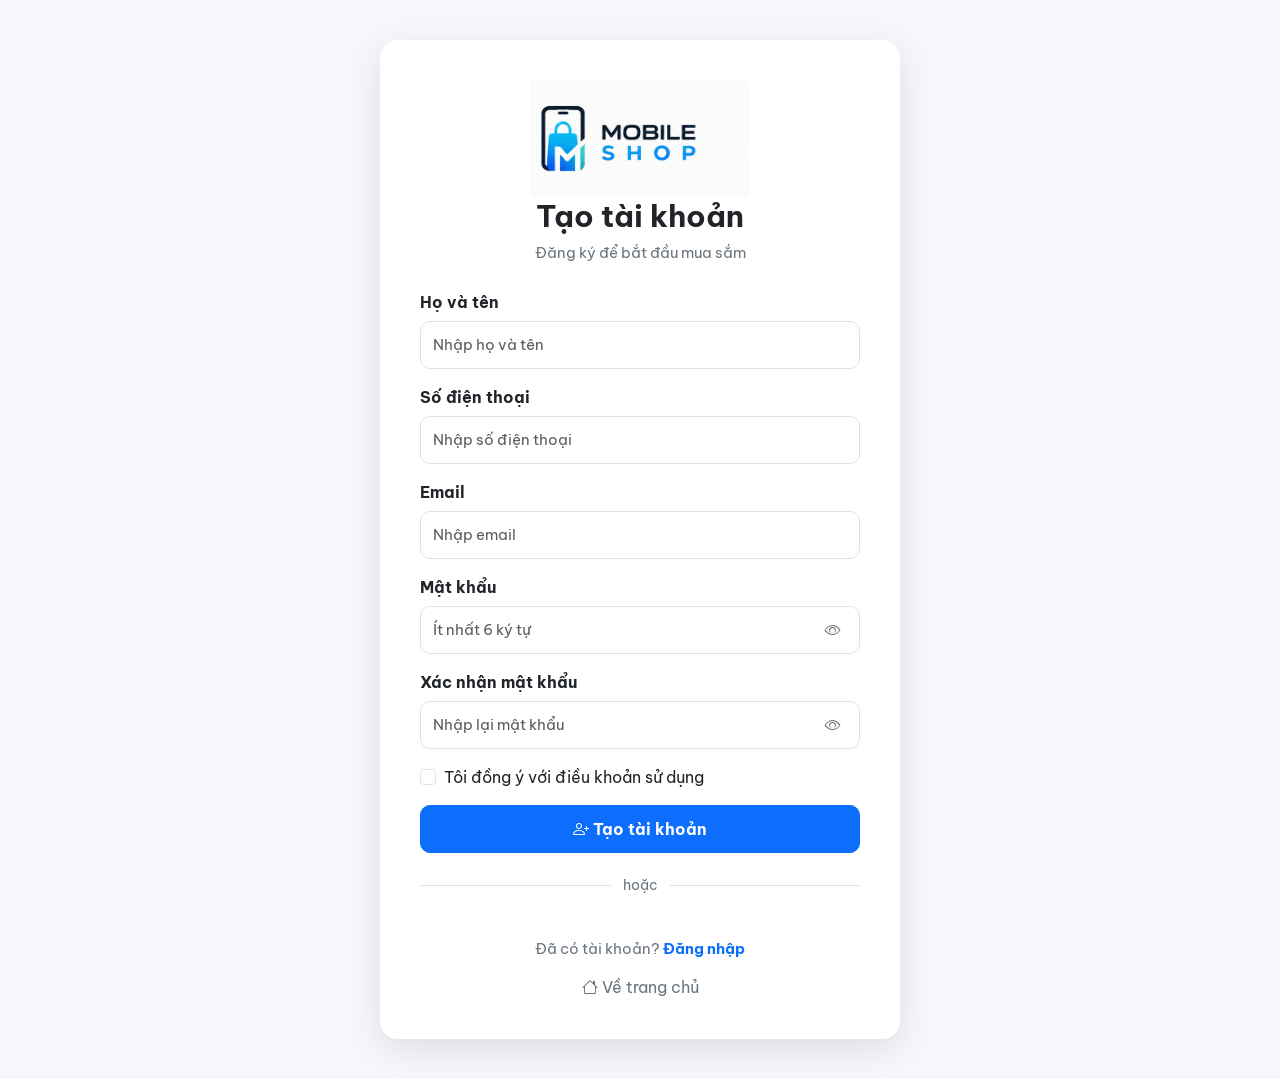
<file: src/DangKy/dangky.html>
<!DOCTYPE html>
<html lang="vi">

<head>
    <meta charset="UTF-8">
    <meta name="viewport" content="width=device-width, initial-scale=1.0">
    <title>Đăng Ký</title>

    <!-- Boostrap Icon -->
    <link rel="stylesheet" href="../../lib/bootstrap-5.3.8-dist/css/bootstrap.min.css">
    <link rel="stylesheet" href="../../lib/bootstrap-icons-1.13.1/bootstrap-icons.min.css">

    <!-- Root CSS -->
    <link rel="stylesheet" href="../../public/css/root.css">
    <link rel="stylesheet" href="./dangky.css">
</head>

<body>

    <div class="wrapper">

        <header id="header" class="d-flex justify-content-between align-items-center bg-primary-app px-2">
        </header>
            <!-- Sử dụng định dạng chồng của Boostrap để định dạng trang -->
        <main class="auth-page">

            <div class="auth-card">
                 <div id="logo"><img src="../../public/imgs/mobile_shop_logo_full.png" alt=""></div>
                <h1 class="auth-title">
                    Tạo tài khoản
                </h1>

                <p class="auth-subtitle">
                    Đăng ký để bắt đầu mua sắm
                </p>

                <div id="registerMessage" class="auth-message">
                </div>

                <div class="mb-3">
                    <label class="auth-label">
                        Họ và tên
                    </label>
                    <input type="text" id="registerName" class="form-control auth-input" placeholder="Nhập họ và tên">
                </div>

                <div class="mb-3">
                    <label class="auth-label">
                        Số điện thoại
                    </label>
                    <input type="tel" id="registerPhone" class="form-control auth-input" placeholder="Nhập số điện thoại">
                </div>

                <div class="mb-3">
                    <label class="auth-label">
                        Email
                    </label>
                    <input type="email" id="registerEmail" class="form-control auth-input" placeholder="Nhập email">
                </div>

                <div class="mb-3">
                    <label class="auth-label">
                        Mật khẩu
                    </label>
                    <div class="password-box">
                        <input type="password" id="registerPassword" class="form-control auth-input" placeholder="Ít nhất 6 ký tự">
                        <button type="button" class="toggle-password" onclick="togglePassword('registerPassword', 'registerPasswordIcon')">
                            <i id="registerPasswordIcon" class="bi bi-eye"></i>
                        </button>
                    </div>
                </div>

                <div class="mb-3">
                    <label class="auth-label">
                        Xác nhận mật khẩu
                    </label>
                    <div class="password-box">
                        <input type="password" id="registerConfirmPassword" class="form-control auth-input" placeholder="Nhập lại mật khẩu">
                        <button type="button" class="toggle-password" onclick="togglePassword('registerConfirmPassword', 'registerConfirmPasswordIcon')">
                            <i id="registerConfirmPasswordIcon" class="bi bi-eye"></i>
                        </button>
                    </div>
                </div>

                <div class="form-check mb-3">
                    <input class="form-check-input" type="checkbox" id="agreeTerms">
                    <label class="form-check-label" for="agreeTerms">
                        Tôi đồng ý với điều khoản sử dụng
                    </label>
                </div>

                <button type="button" class="btn btn-primary auth-btn" onclick="registerAccount()">
                    <i class="bi bi-person-plus"></i>
                    Tạo tài khoản
                </button>

                <div class="divider">
                    hoặc
                </div>

                <div class="google-area">
                    <div id="googleRegisterButton">
                    </div>
                </div>

                <div class="login-link">
                    Đã có tài khoản?
                     <a href="../DangNhap/dangnhap.html">
                        Đăng nhập
                    </a>
                </div>

                <div class="home-link">
                    <a href="../../index.html">
                        <i class="bi bi-house"></i>
                        Về trang chủ
                    </a>
                </div>

            </div>

        </main>

        <div id="bottom-placeholder" class="">
        </div>

    </div>

    <!-- Thêm javascript cho trang -->

       <script src="../../lib/bootstrap-5.3.8-dist/js/bootstrap.bundle.min.js"></script>
    <script src="../../public/js/lang.js"></script>
    <script src="./dangky.js"></script>
    <script src="../../public/js/root.js"></script>

    <!-- Google Identity Services -->
    <script src="https://accounts.google.com/gsi/client" async defer></script>

</body>

</html>
</file>
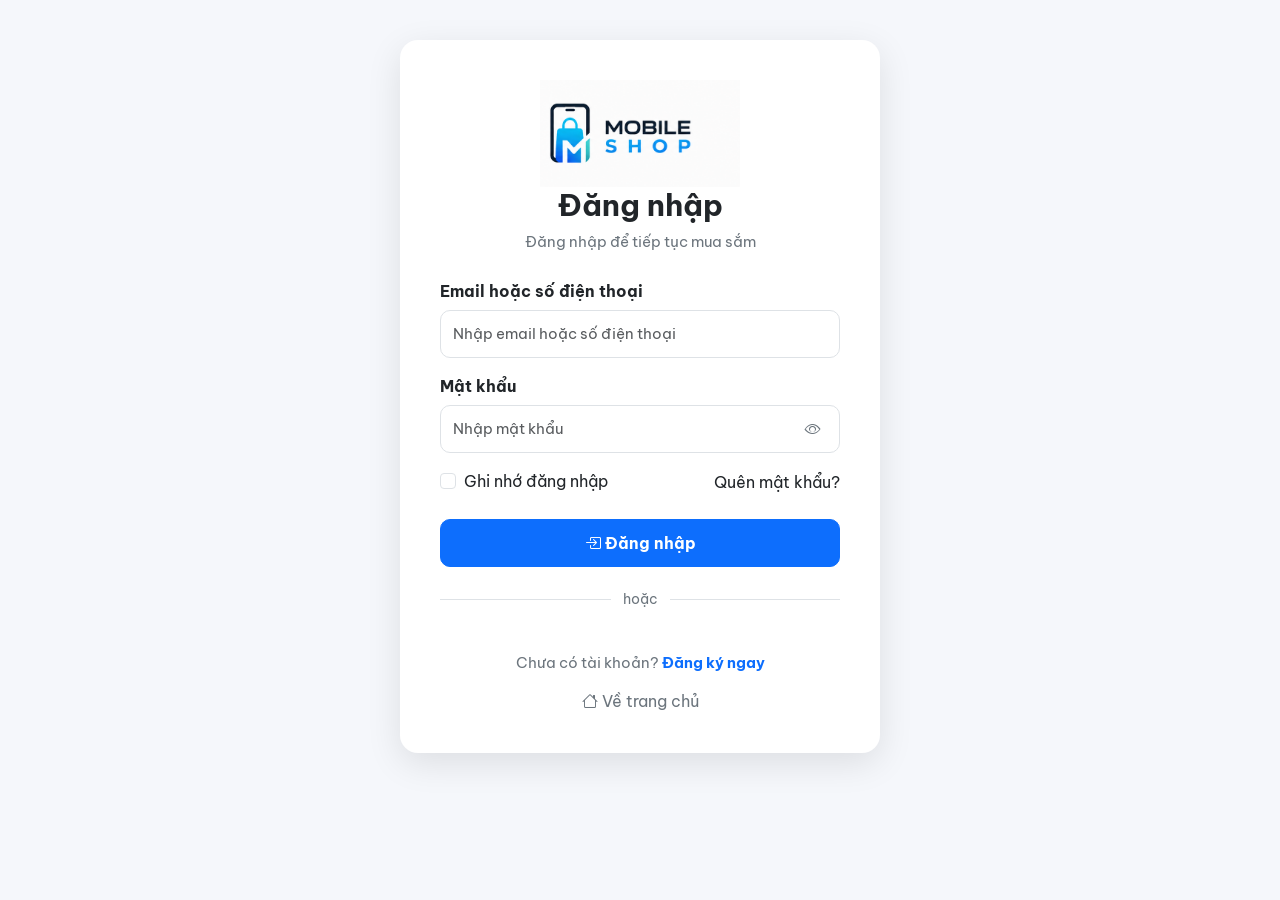
<file: src/DangNhap/dangnhap.html>
<!DOCTYPE html>
<html lang="vi">


<head>
    <meta charset="UTF-8">
    <meta name="viewport" content="width=device-width, initial-scale=1.0">
    <title>Giỏ hàng</title>

    <!-- =========================
         BOOTSTRAP & ICONS
    ========================== -->
    <link rel="stylesheet" href="../../lib/bootstrap-5.3.8-dist/css/bootstrap.min.css">
    <link rel="stylesheet" href="../../lib/bootstrap-icons-1.13.1/bootstrap-icons.min.css">

    <!-- =========================
         ROOT CSS & CSS GIỎ HÀNG
    ========================== -->
    <link rel="stylesheet" href="../../public/css/root.css">
    <link rel="stylesheet" href="./dangnhap.css">
</head>

<body>

    <div class="wrapper">

        <header id="header" class="d-flex justify-content-between align-items-center bg-primary-app px-2">
        </header>

        <main class="auth-page">

            <div class="auth-card">
                  <div id="logo"><img src="../../public/imgs/mobile_shop_logo_full.png" alt=""></div>
                <h1 class="auth-title">
                    Đăng nhập
                </h1>

                <p class="auth-subtitle">
                    Đăng nhập để tiếp tục mua sắm
                </p>

                <div id="loginMessage" class="auth-message">
                </div>

                <div class="mb-3">
                    <label class="auth-label">
                        Email hoặc số điện thoại
                    </label>
                    <input type="text" id="loginUsername" class="form-control auth-input" placeholder="Nhập email hoặc số điện thoại" autocomplete="username">
                </div>

                <div class="mb-3">
                    <label class="auth-label">
                        Mật khẩu
                    </label>
                    <div class="password-box">
                        <input type="password" id="loginPassword" class="form-control auth-input" placeholder="Nhập mật khẩu" autocomplete="current-password">
                        <button type="button" class="toggle-password" onclick="togglePassword()">
                            <i id="loginPasswordIcon" class="bi bi-eye"></i>
                        </button>
                    </div>
                </div>

                <div class="d-flex justify-content-between align-items-center mb-4 flex-wrap gap-2">
                    <div class="form-check">
                        <input class="form-check-input" type="checkbox" id="rememberLogin">
                        <label class="form-check-label" for="rememberLogin">
                            Ghi nhớ đăng nhập
                        </label>
                    </div>
                    <a href="#" class="text-decoration-none" onclick="forgotPassword(event)">
                        Quên mật khẩu?
                    </a>
                </div>

                <button type="button" class="btn btn-primary auth-btn" onclick="loginAccount()">
                    <i class="bi bi-box-arrow-in-right"></i>
                    Đăng nhập
                </button>

                <div class="divider">
                    hoặc
                </div>

                <div class="google-area">
                    <div id="googleLoginButton">
                    </div>
                </div>

                <div class="register-link">
                    Chưa có tài khoản?
                    <a href="../DangKy/dangky.html">
                        Đăng ký ngay
                    </a>
                </div>

                <div class="home-link">
                    <a href="../../index.html">
                        <i class="bi bi-house"></i>
                        Về trang chủ
                    </a>
                </div>

            </div>

        </main>

        <div id="bottom-placeholder" class="">
        </div>

    </div>

    <!-- Scripts Component -->

     <script src="../../lib/bootstrap-5.3.8-dist/js/bootstrap.bundle.min.js"></script>
    <script src="../../public/js/lang.js"></script>
    <script src="./dangnhap.js"></script>
    <script src="../../public/js/root.js"></script>

    <script src="https://accounts.google.com/gsi/client" async defer></script>


</body>

</html>
</file>
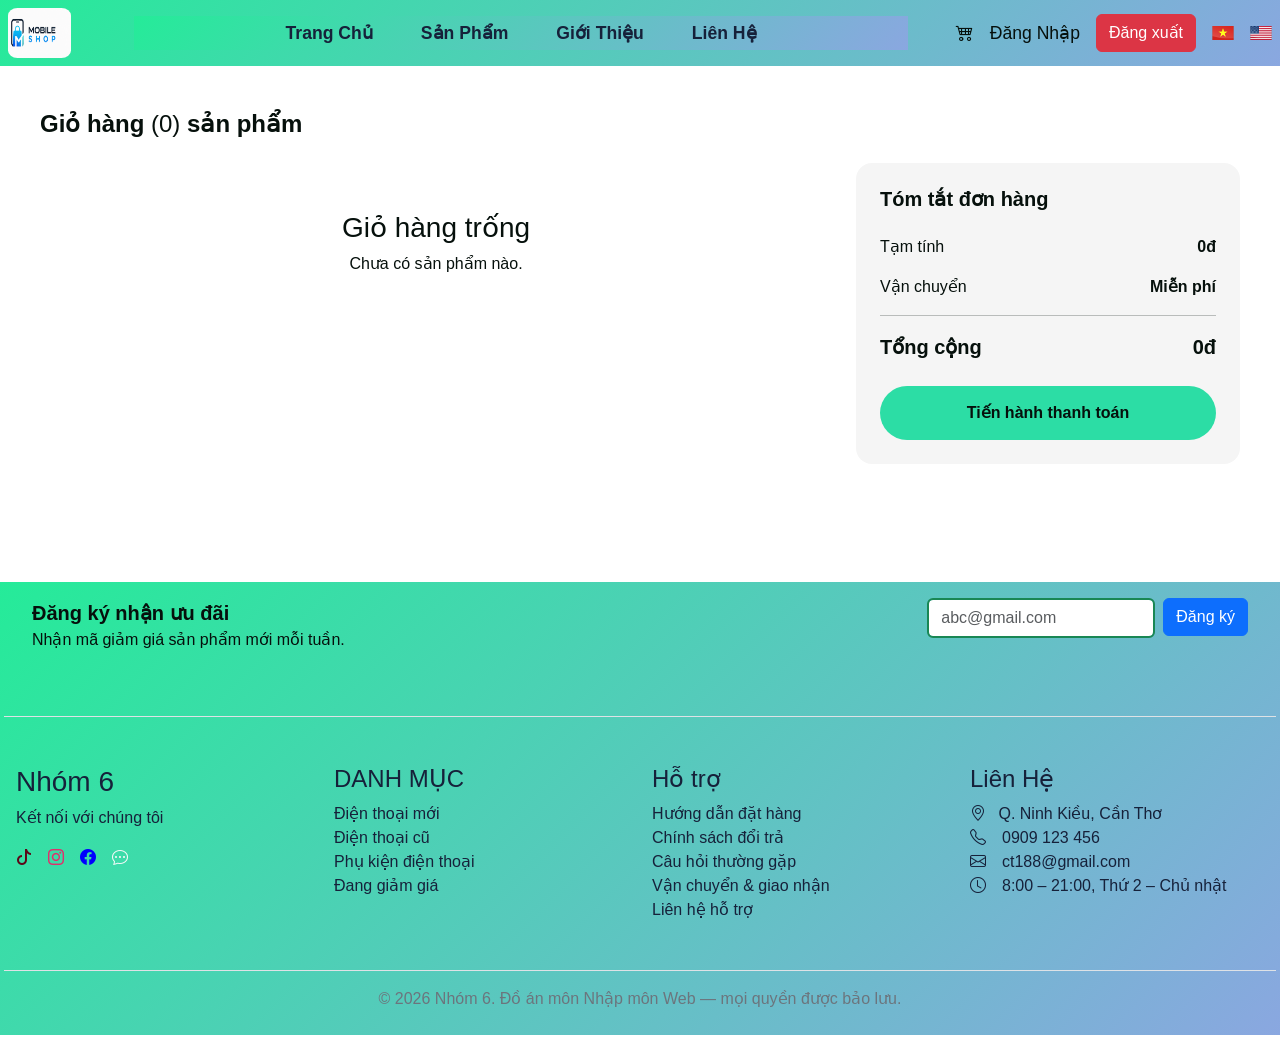
<file: src/giohang/giohang.html>
<!DOCTYPE html>
<html lang="vi">
<head>
    <meta charset="UTF-8">
    <meta name="viewport" content="width=device-width, initial-scale=1.0">
    <title>Giỏ hàng</title>
    <link rel="shortcut icon" href="../../public/imgs/favicon_io/favicon-32x32.png" type="image/x-icon">
    <link rel="stylesheet" href="../../lib/bootstrap-5.3.8-dist/css/bootstrap.min.css">
    <link rel="stylesheet" href="../../lib/bootstrap-icons-1.13.1/bootstrap-icons.min.css">
    <link rel="stylesheet" href="../../public/css/root.css">
    <link rel="stylesheet" href="./giohang.css">
</head>
<body>
    <div class="wrapper">
                <header id="header" class="d-flex justify-content-between align-items-center bg-primary-app px-2 py-2">
        <div id="header_hamberger" class="d-md-none cursor-pointer text-navy fs-sm"><i class="bi bi-list"></i></div>
        <a href="../../index.html" id="header_logo" ><img src="../../public/imgs/mobile_shop_logo_full.png" class="" alt="" ></a>
        <nav id="navbar" class="d-flex z-100 py-1 flex-column position-fixed start-0 bottom-0  bg-primary-app bg-md-transparent fw-semibold
        top-0 end-50 transition translate-full-x  px-2  position-md-relative translateX-md-0 flex-md-grow-1">
   <div class="d-flex d-md-none justify-content-between align-items-center">
     <a href="../../index.html"  id="nav_logo">
     </a>
     <span class="nav_close cursor-pointer fs-sm text-danger"><i class="bi bi-x"></i></span>
   </div>
    <div class="navbar_swpage d-flex flex-column bold mt-2 text-navy pt-2 gap-3 flex-md-row align-items-center pt-md-0 mt-md-0 fs-md  justify-content-between justify-content-md-center gap-md-5">
        <a href="../../index.html" class="d-md-block"><i class="bi px-1 bi-house d-md-none"></i><span  data-lang="nav.home" class="fw-bold"></span></a>

        <a href="../SanPham/sanpham.html" class="d-flex gap-2" > <i class="bi bi-phone d-md-none"></i><span data-lang="nav.product" class="fw-bold">Sản Phẩm</span></a>
        <a href="../Gioithieu/gioithieu.html" class="d-flex gap-2"><i class="bi bi-info-circle d-md-none"></i> <span data-lang="nav.about" class="fw-bold">Giới Thiệu</span></a>
        <a href="../Lienhe/lienhe.html" class="d-flex gap-2 pr-3"><i class="bi bi-telephone d-md-none"></i> <span data-lang="nav.contact" class="fw-bold">Liên Hệ</span></a>
    </div>
</nav>
<div class="header_action d-flex align-items-center gap-3 ms-5 ">
    <a href="../../src/giohang/giohang.html" class="header_action-cart fs-md "><i class="bi bi-cart4"></i></a>
    <a class="fs-md" id="username"></a>
    <a href="../../src/DangNhap/dangnhap.html" class="btn btn-danger" data-lang="nav.logout"></a>
    <div id="lang" class="d-flex gap-3">
        <img src="../../public/imgs/country/vn.png" alt="vn" tabindex="-1" id="btn_vn" role="button">
        <img src="../../public/imgs/country/us.png" alt="us" tabindex="-1" id="btn_us" role="button">
    </div>
</div>
<div id="overlay-placeholder" class="z-99 d-md-none"></div>
     </header>
        <main class="cart-page container-fluid" id="main">
            <!-- TIÊU ĐỀ -->
            <div class="cart-title mb-4">
                <h1 class="fs-4 fw-bold">
                    <span data-lang="cart.title">Giỏ hàng của bạn</span>
                    <span id="cartCount" class="fw-normal">(0)</span>
                    <span data-lang="cart.itemCount">sản phẩm</span>
                </h1>
            </div>

            <!-- LAYOUT -->
            <div class="row g-4">

                <!-- DANH SÁCH SẢN PHẨM -->
                <section class="col-lg">
                    <div id="cartContainer" class="cart-products">
                        <!-- JS render sản phẩm ở đây -->
                    </div>
                </section>

                <!-- TÓM TẮT ĐƠN HÀNG -->
                <aside class="col-lg-4">
                    <div class="order-summary p-4 rounded-4">
                        <h2 class="fs-5 fw-bold mb-4" data-lang="cart.summary.title">
                            Tóm tắt đơn hàng
                        </h2>

                        <!-- TẠM TÍNH -->
                        <div class="d-flex justify-content-between mb-3">
                            <span data-lang="cart.summary.subtotal">Tạm tính</span>
                            <strong id="subtotal">0đ</strong>
                        </div>

                        <!-- VẬN CHUYỂN -->
                        <div class="d-flex justify-content-between mb-3">
                            <span data-lang="cart.summary.shipping">Vận chuyển</span>
                            <strong data-lang="cart.summary.freeShipping">Miễn phí</strong>
                        </div>

                        <hr>

                        <!-- TỔNG CỘNG -->
                        <div class="d-flex justify-content-between mb-4">
                            <span class="fw-bold fs-5" data-lang="cart.summary.total">Tổng cộng</span>
                            <strong id="total" class="fs-5">0đ</strong>
                        </div>

                        <!-- THANH TOÁN -->
                        <button type="button" class="pay-btn btn w-100 rounded-pill fw-bold" data-lang="cart.summary.checkout">
                            Tiến hành thanh toán
                        </button>
                    </div>
                </aside>

            </div>

        </main>
          <!-- FOOTER VIẾT CỨNG -->
        <footer id="footer" class="px-3">
            <!-- Modal Thông Báo -->
            <div class="modal fade" id="notifyModal" tabindex="-1" aria-labelledby="exampleModalLabel" aria-hidden="true">
                <div class="modal-dialog">
                    <div class="modal-content">
                        <div class="modal-header">
                            <h1 class="modal-title fs-5" id="exampleModalLabel" data-lang="modal.title">Thông Báo</h1>
                            <button type="button" class="btn-close" data-bs-dismiss="modal" aria-label="Close"></button>
                        </div>
                        <div class="modal-body" data-lang="modal.body">Tài khoản của bạn đang được xét duyệt nhận ưu đãi !</div>
                        <div class="modal-footer">
                            <button type="button" class="btn btn-secondary" data-bs-dismiss="modal" data-lang="modal.close">Đóng</button>
                        </div>
                    </div>
                </div>
            </div>

            <!-- Signup Section -->
            <div id="signup" class="p-3 mt-5 d-flex justify-content-between flex-column gap-2 flex-lg-row">
                <div class="text-center text-lg-start">
                    <span data-lang="signup.title" class="fw-bold fs-5 d-block">Đăng ký nhận ưu đãi</span>
                    <p data-lang="signup.desc" class="mb-0">Nhận mã giảm giá sản phẩm mới mỗi tuần.</p>
                </div>
                
                <div class="d-flex flex-column flex-lg-row align-items-start gap-2">
                    <div class="d-flex flex-column flex-grow-1 w-100">
                        <input 
                            type="email" 
                            name="box_email" 
                            id="box_email" 
                            class="form-control border-success border-2" 
                            required 
                            placeholder="abc@gmail.com"
                        >
                        <small id="email_error" class="text-danger mt-1"></small>
                    </div>

                    <button type="button" class="btn btn-primary text-nowrap" id="trigger" data-lang="signup.button">
                        Đăng ký
                    </button>
                </div>
            </div>

            <!-- Link & Contact Footer -->
            <div class="row mt-5 py-5 border-top border-bottom text-navy">
                <section class="col-12 col-md-6 col-lg-3 mt-4 mt-lg-0">
                    <h3 class="text-navy">Nhóm 6</h3>
                    <p data-lang="talk.content"></p>
                    <ul class="d-flex gap-3 list-unstyled">
                        <li><a href="#" class="text-tik"><i class="bi bi-tiktok"></i></a></li>
                        <li><a href="#" class="text-insta"><i class="bi bi-instagram"></i></a></li>
                        <li><a href="#" class="text-blue"><i class="bi bi-facebook"></i></a></li>
                        <li><a href="#" class="text-light"><i class="bi bi-chat-dots"></i></a></li>
                    </ul>
                </section>
                <section class="col-12 col-md-6 col-lg-3 mt-4 mt-lg-0">
                    <h4 class="text-navy" data-lang="category.title">DANH MỤC</h4>
                    <ul class="list-unstyled">
                        <li data-lang="category.newPhone">Điện thoại mới</li>
                        <li data-lang="category.oldPhone">Điện thoại cũ</li>
                        <li data-lang="category.accessory">Phụ kiện điện thoại</li>
                        <li data-lang="category.sale">Đang giảm giá</li>
                    </ul>
                </section>
                <section class="col-12 col-md-6 col-lg-3 mt-4 mt-lg-0">
                    <h4 class="text-navy" data-lang="support.title">Hỗ trợ</h4>
                    <ul class="list-unstyled">
                        <li data-lang="support.order">Hướng dẫn đặt hàng</li>
                        <li data-lang="support.return">Chính sách đổi trả</li>
                        <li data-lang="support.faq">Vận chuyển & giao nhận</li>
                        <li data-lang="support.shipping">Câu hỏi thường gặp</li>
                        <li data-lang="support.contactSupport">Liên hệ hỗ trợ</li>
                    </ul>
                </section>
                <section class="col-12 col-md-6 col-lg-3 mt-4 mt-lg-0">
                    <h4 class="text-navy" data-lang="contactf.title">Liên Hệ</h4>
                    <ul class="list-unstyled">
                        <li><i class="bi me-2 bi-geo-alt"></i> <span data-lang="contactf.address">123 Đường ABC, Q.1, Cần Thơ</span></li>
                        <li><i class="bi me-3 bi-telephone"></i><span data-lang="contactf.phone">1900 6868</span></li>
                        <li><i class="bi me-3 bi-envelope"></i><span data-lang="contactf.email">hotro@phonestore.vn</span></li>
                        <li><i class="bi me-3 bi-clock"></i><span data-lang="contactf.time">8:00 - 21:00</span></li>
                    </ul>
                </section>
            </div>
            <div class="mt-3 text-secondary text-center pb-4" data-lang="copyright">&copy; 2026 Nhóm 6. Đồ án môn Nhập môn Web — mọi quyền được bảo lưu.</div>
        </footer>
        <div id="bottom-placeholder" class="d-md-none fixed-bottom bg-primary-app border-top d-flex justify-content-around py-2">
            <a href="../../index.html" class="text-dark text-decoration-none text-center"><i class="bi bi-house d-block"></i><span class="small" data-lang="bottomNav.home">Trang chủ</span></a>
            <a href="../SanPham/sanpham.html" class="text-dark text-decoration-none text-center"><i class="bi bi-grid d-block"></i><span class="small" data-lang="bottomNav.category">Danh mục</span></a>
            <a href="#" class="text-dark text-decoration-none text-center"><i class="bi bi-cart d-block"></i><span class="small" data-lang="bottomNav.cart">Giỏ hàng</span></a>
            <a href="#" class="text-dark text-decoration-none text-center"><i class="bi bi-person d-block"></i><span class="small" data-lang="bottomNav.account">Tài khoản</span></a>
        </div>
    </div>
    <!-- SCRIPT TỪ THƯ MỤC ROOT VÀ CÙNG THƯ MỤC -->
    <script src="../../lib/bootstrap-5.3.8-dist/js/bootstrap.bundle.min.js"></script>
  <script src="../../public/js/lang.js"></script>
    <script src="./giohang.js"></script>
    <script src="../../public/js/root.js"></script>

</body>

</html>
</file>
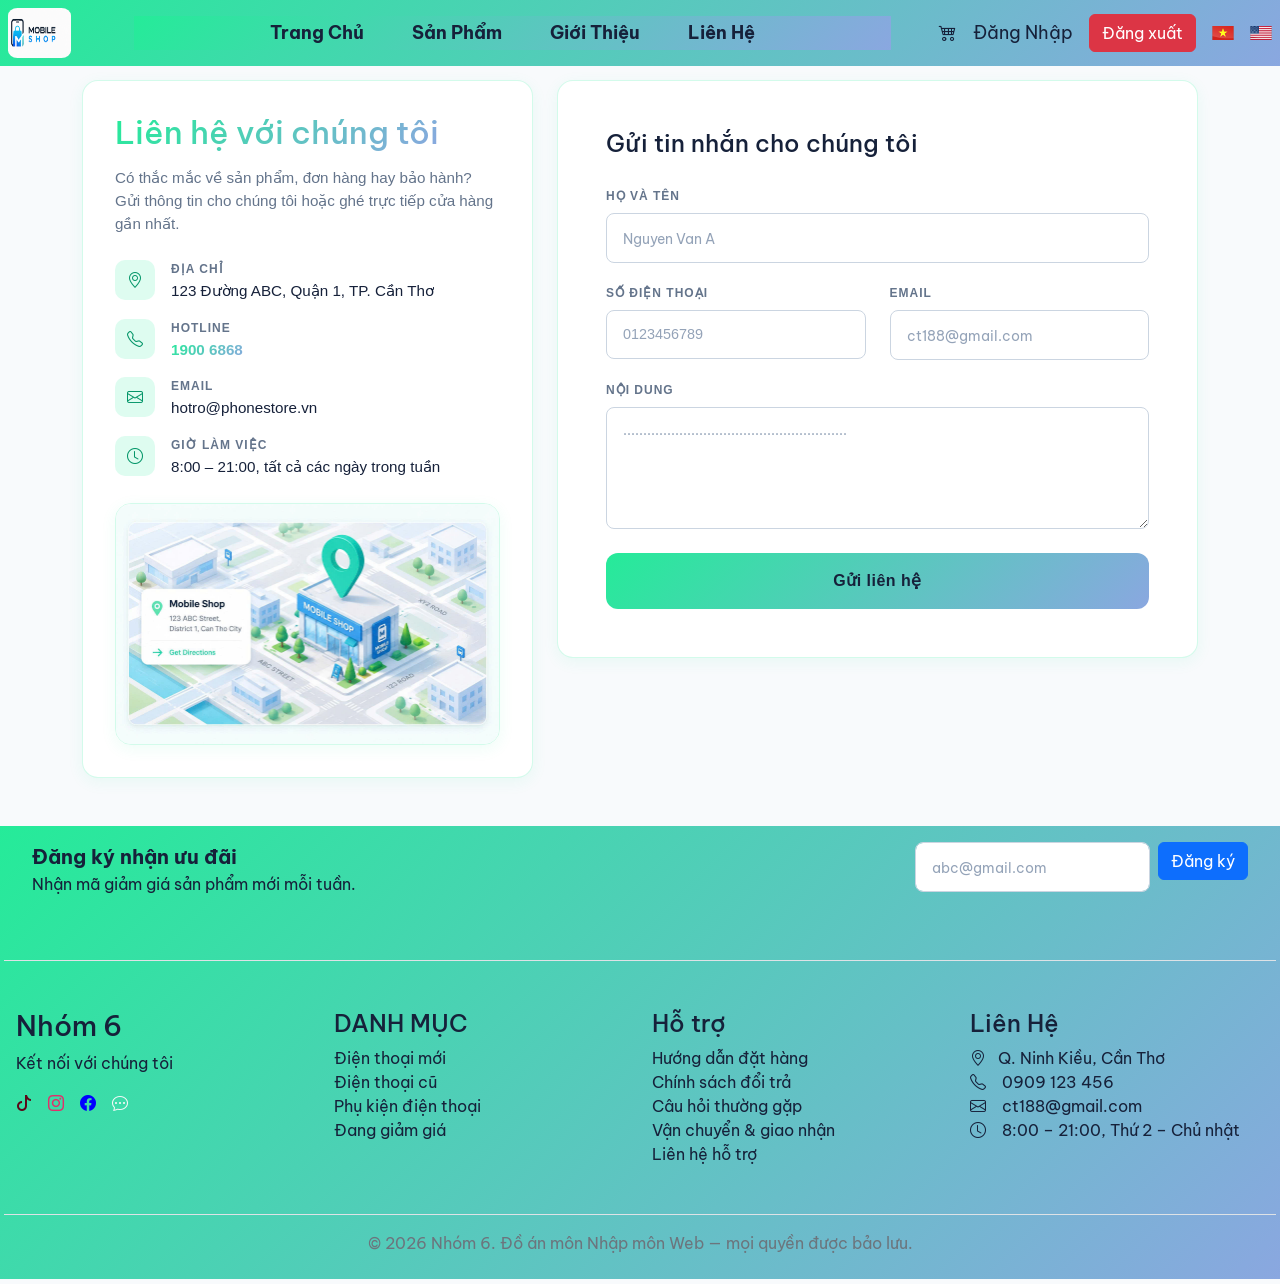
<file: src/LienHe/lienhe.html>
<!DOCTYPE html>
<html lang="vi">
<head>
    <meta charset="UTF-8">
    <meta name="viewport" content="width=device-width, initial-scale=1.0">
    <title>Liên Hệ</title>
    <link rel="shortcut icon" href="../../public/imgs/favicon_io/favicon-32x32.png" type="image/x-icon">
    <!-- bootstrap -->
    <link rel="stylesheet" href="../../lib/bootstrap-5.3.8-dist/css/bootstrap.min.css">
    <!-- root css -->
    <link rel="stylesheet" href="../../public/css/root.css">
    <!-- lienhe css -->
    <link rel="stylesheet" href="./lienhe.css">
    <!-- icon -->
    <link rel="stylesheet" href="../../lib/bootstrap-icons-1.13.1/bootstrap-icons.min.css">
    <!-- bootstrap js -->
    <script src="../../lib/bootstrap-5.3.8-dist/js/bootstrap.min.js"></script>
</head>
<body>

    <div class="wrapper">
            <!-- HEADER VIẾT CỨNG -->
     <header id="header" class="d-flex justify-content-between align-items-center bg-primary-app px-2 py-2">
                    <div id="header_hamberger" class="d-md-none cursor-pointer text-navy fs-sm"><i class="bi bi-list"></i></div>
                    <a href="../../index.html" id="header_logo" ><img src="../../public/imgs/mobile_shop_logo_full.png" class="" alt="" ></a>
                    <nav id="navbar" class="d-flex z-100 py-1 flex-column position-fixed start-0 bottom-0  bg-primary-app bg-md-transparent fw-semibold
                    top-0 end-50 transition translate-full-x  px-2  position-md-relative translateX-md-0 flex-md-grow-1">
            <div class="d-flex d-md-none justify-content-between align-items-center">
                <a href=""  id="nav_logo">
                </a>
                <span class="nav_close cursor-pointer fs-sm text-danger"><i class="bi bi-x"></i></span>
            </div>
                <div class="navbar_swpage d-flex flex-column bold mt-2 text-navy pt-2 gap-3 flex-md-row align-items-center pt-md-0 mt-md-0 fs-md  justify-content-between justify-content-md-center gap-md-5">
                    <a href="../../index.html" class="d-md-block"><i class="bi px-1 bi-house d-md-none"></i><span  data-lang="nav.home" class="fw-bold"></span></a>
                    <a href="../SanPham/sanpham.html" class="d-flex gap-2" > <i class="bi bi-phone d-md-none"></i><span data-lang="nav.product" class="fw-bold">Sản Phẩm</span></a>
                    <a href="../GioiThieu/gioithieu.html" class="d-flex gap-2"><i class="bi bi-info-circle d-md-none"></i> <span data-lang="nav.about" class="fw-bold">Giới Thiệu</span></a>
                    <a href="#" class="d-flex gap-2 pr-3"><i class="bi bi-telephone d-md-none"></i> <span data-lang="nav.contact" class="fw-bold">Liên Hệ</span></a>
                </div>
            </nav>
            <div class="header_action d-flex align-items-center gap-3 ms-5 ">
                <a href="../../src/giohang/giohang.html" class="header_action-cart fs-md "><i class="bi bi-cart4"></i></a>
                <a class="fs-md" id="username"></a>
                <a href="../../src/DangNhap/dangnhap.html" class="btn btn-danger" data-lang="nav.logout"></a>
                <div id="lang" class="d-flex gap-3">
                    <img src="../../public/imgs/country/vn.png" alt="vn" tabindex="-1" id="btn_vn" role="button">
                    <img src="../../public/imgs/country/us.png" alt="us" tabindex="-1" id="btn_us" role="button">
                </div>
            </div>
            <div id="overlay-placeholder" class="z-99 d-md-none"></div>
     </header>
        
        <!-- NỘI DUNG CHÍNH (MAIN) -->
        <main class="container">
            <div class="row g-4">
                <!-- Khối Thông Tin Liên Hệ & Bản Đồ -->
                <div class="col-12 col-md-5">
                    <div class="contact-info-wrap h-100 d-flex flex-column justify-content-between">
                        <div>
                            <h2 class="main-title text-success-app mb-3" data-lang="contact.info.title">Liên hệ với chúng tôi</h2>
                            <p class="text-white-50 mb-4 body-text" data-lang="contact.info.desc">
                                Có thắc mắc về sản phẩm, đơn hàng hay bảo hành? Gửi thông tin cho chúng tôi hoặc ghé trực tiếp cửa hàng gần nhất.
                            </p>

                            <!-- Khối Thông tin chi tiết -->
                            <div class="d-flex flex-column gap-3 mb-4">
                                <div class="d-flex align-items-start gap-3">
                                    <div class="value-icon flex-shrink-0"><i class="bi bi-geo-alt"></i></div>
                                    <div>
                                        <small class="text-secondary d-block label-title" data-lang="contact.info.addressLabel">ĐỊA CHỈ</small>
                                        <span class="mono-text fw-medium" data-lang="contact.info.address">123 Đường ABC, Quận 1, TP. Cần Thơ</span>
                                    </div>
                                </div>
                                <div class="d-flex align-items-start gap-3">
                                    <div class="value-icon flex-shrink-0"><i class="bi bi-telephone"></i></div>
                                    <div>
                                        <small class="text-secondary d-block label-title" data-lang="contact.info.hotlineLabel">HOTLINE</small>
                                        <span class="mono-text fw-bold text-success-app" data-lang="contact.info.hotline">1900 6868</span>
                                    </div>
                                </div>
                                <div class="d-flex align-items-start gap-3">
                                    <div class="value-icon flex-shrink-0"><i class="bi bi-envelope"></i></div>
                                    <div>
                                        <small class="text-secondary d-block label-title">EMAIL</small>
                                        <span class="mono-text">hotro@phonestore.vn</span>
                                    </div>
                                </div>
                                <div class="d-flex align-items-start gap-3">
                                    <div class="value-icon flex-shrink-0"><i class="bi bi-clock"></i></div>
                                    <div>
                                        <small class="text-secondary d-block label-title" data-lang="contact.info.hoursLabel">GIỜ LÀM VIỆC</small>
                                        <span class="mono-text" data-lang="contact.info.hours">8:00 – 21:00, tất cả các ngày trong tuần</span>
                                    </div>
                                </div>
                            </div>
                        </div>

                        <!-- Khối bản đồ -->
                        <div class="map-placeholder rounded-4 overflow-hidden mt-3 mt-md-0">
                            <img src="../../public/imgs/lienhe/lh1.jpg" alt="Bản đồ cửa hàng Mobile Shop" class="img-fluid w-100 h-100 object-fit-cover">
                        </div>
                    </div>
                </div>

                <!-- Form gửi tin nhắn -->
                <div class="col-12 col-md-7">
                    <div class="value-card p-4 p-md-5 rounded-4">
                        <h3 class="h4 mb-4 text-white" data-lang="contact.form.title">Gửi tin nhắn cho chúng tôi</h3>
                        <form id="contactForm" novalidate>
                            <div class="mb-3">
                                <label for="fullName" class="form-label label-title text-secondary" data-lang="contact.form.fullNameLabel">HỌ VÀ TÊN</label>
                                <input type="text" class="form-control" id="fullName" placeholder="Nguyen Van A" required>
                            </div>

                            <div class="row">
                                <div class="col-12 col-md-6 mb-3">
                                    <label for="phoneNumber" class="form-label label-title text-secondary" data-lang="contact.form.phoneLabel">SỐ ĐIỆN THOẠI</label>
                                    <input type="tel" class="form-control mono-text" id="phoneNumber" placeholder="0123456789" required>
                                </div>
                                <div class="col-12 col-md-6 mb-3">
                                    <label for="email" class="form-label label-title text-secondary">EMAIL</label>
                                    <input type="email" class="form-control" id="email" placeholder="ct188@gmail.com" required>
                                </div>
                            </div>

                            <div class="mb-4">
                                <label for="message" class="form-label label-title text-secondary" data-lang="contact.form.messageLabel">NỘI DUNG</label>
                                <textarea class="form-control" id="message" rows="4" placeholder="........................................................" required></textarea>
                            </div>

                            <button type="submit" class="btn btn-cta w-100 py-3 fw-bold" data-lang="contact.form.submit">Gửi liên hệ</button>
                        </form>
                    </div>
                </div>
            </div>
        </main>

        <!-- FOOTER VIẾT CỨNG -->
        <footer id="footer" class="px-3">
            <!-- Modal Thông Báo -->
            <div class="modal fade" id="notifyModal" tabindex="-1" aria-labelledby="exampleModalLabel" aria-hidden="true">
                <div class="modal-dialog">
                    <div class="modal-content">
                        <div class="modal-header">
                            <h1 class="modal-title fs-5" id="exampleModalLabel" data-lang="modal.title">Thông Báo</h1>
                            <button type="button" class="btn-close" data-bs-dismiss="modal" aria-label="Close"></button>
                        </div>
                        <div class="modal-body" data-lang="modal.body">Tài khoản của bạn đang được xét duyệt nhận ưu đãi !</div>
                        <div class="modal-footer">
                            <button type="button" class="btn btn-secondary" data-bs-dismiss="modal" data-lang="modal.close">Đóng</button>
                        </div>
                    </div>
                </div>
            </div>

            <!-- Signup Section -->
            <div id="signup" class="p-3 mt-5 d-flex justify-content-between flex-column gap-2 flex-lg-row">
                <div class="text-center text-lg-start">
                    <span data-lang="signup.title" class="fw-bold fs-5 d-block">Đăng ký nhận ưu đãi</span>
                    <p data-lang="signup.desc" class="mb-0">Nhận mã giảm giá sản phẩm mới mỗi tuần.</p>
                </div>
                
                <div class="d-flex flex-column flex-lg-row align-items-start gap-2">
                    <div class="d-flex flex-column flex-grow-1 w-100">
                        <input 
                            type="email" 
                            name="box_email" 
                            id="box_email" 
                            class="form-control border-success border-2" 
                            required 
                            placeholder="abc@gmail.com"
                        >
                        <small id="email_error" class="text-danger mt-1"></small>
                    </div>

                    <button type="button" class="btn btn-primary text-nowrap" id="trigger" data-lang="signup.button">
                        Đăng ký
                    </button>
                </div>
            </div>

            <!-- Link & Contact Footer -->
            <div class="row mt-5 py-5 border-top border-bottom text-navy">
                <section class="col-12 col-md-6 col-lg-3 mt-4 mt-lg-0">
                    <h3 class="text-navy">Nhóm 6</h3>
                    <p data-lang="talk.content"></p>
                    <ul class="d-flex gap-3 list-unstyled">
                        <li><a href="#" class="text-tik"><i class="bi bi-tiktok"></i></a></li>
                        <li><a href="#" class="text-insta"><i class="bi bi-instagram"></i></a></li>
                        <li><a href="#" class="text-blue"><i class="bi bi-facebook"></i></a></li>
                        <li><a href="#" class="text-light"><i class="bi bi-chat-dots"></i></a></li>
                    </ul>
                </section>
                <section class="col-12 col-md-6 col-lg-3 mt-4 mt-lg-0">
                    <h4 class="text-navy" data-lang="category.title">DANH MỤC</h4>
                    <ul class="list-unstyled">
                        <li data-lang="category.newPhone">Điện thoại mới</li>
                        <li data-lang="category.oldPhone">Điện thoại cũ</li>
                        <li data-lang="category.accessory">Phụ kiện điện thoại</li>
                        <li data-lang="category.sale">Đang giảm giá</li>
                    </ul>
                </section>
                <section class="col-12 col-md-6 col-lg-3 mt-4 mt-lg-0">
                    <h4 class="text-navy" data-lang="support.title">Hỗ trợ</h4>
                    <ul class="list-unstyled">
                        <li data-lang="support.order">Hướng dẫn đặt hàng</li>
                        <li data-lang="support.return">Chính sách đổi trả</li>
                        <li data-lang="support.faq">Vận chuyển & giao nhận</li>
                        <li data-lang="support.shipping">Câu hỏi thường gặp</li>
                        <li data-lang="support.contactSupport">Liên hệ hỗ trợ</li>
                    </ul>
                </section>
                <section class="col-12 col-md-6 col-lg-3 mt-4 mt-lg-0">
                    <h4 class="text-navy" data-lang="contactf.title">Liên Hệ</h4>
                    <ul class="list-unstyled">
                        <li><i class="bi me-2 bi-geo-alt"></i> <span data-lang="contactf.address">123 Đường ABC, Q.1, Cần Thơ</span></li>
                        <li><i class="bi me-3 bi-telephone"></i><span data-lang="contactf.phone">1900 6868</span></li>
                        <li><i class="bi me-3 bi-envelope"></i><span data-lang="contactf.email">hotro@phonestore.vn</span></li>
                        <li><i class="bi me-3 bi-clock"></i><span data-lang="contactf.time">8:00 - 21:00</span></li>
                    </ul>
                </section>
            </div>
            <div class="mt-3 text-secondary text-center pb-4" data-lang="copyright">&copy; 2026 Nhóm 6. Đồ án môn Nhập môn Web — mọi quyền được bảo lưu.</div>
        </footer>

        <!-- BOTTOM MOBILE NAVIGATION VIẾT CỨNG -->
        <div id="bottom-placeholder" class="d-md-none fixed-bottom bg-primary-app border-top d-flex justify-content-around py-2">
            <a href="../../index.html" class="text-dark text-decoration-none text-center"><i class="bi bi-house d-block"></i><span class="small" data-lang="bottomNav.home">Trang chủ</span></a>
            <a href="../SanPham/sanpham.html" class="text-dark text-decoration-none text-center"><i class="bi bi-grid d-block"></i><span class="small" data-lang="bottomNav.category">Danh mục</span></a>
            <a href="../GioHang/giohang.html" class="text-dark text-decoration-none text-center"><i class="bi bi-cart d-block"></i><span class="small" data-lang="bottomNav.cart">Giỏ hàng</span></a>
            <a href="#" class="text-dark text-decoration-none text-center"><i class="bi bi-person d-block"></i><span class="small" data-lang="bottomNav.account">Tài khoản</span></a>
        </div>
    </div>

    <!-- SCRIPT TỪ THƯ MỤC ROOT VÀ CÙNG THƯ MỤC -->
    <script src="../../public/js/lang.js"></script>
    <script src="../../public/js/root.js"></script>
    <script src="./lienhe.js"></script>
</body>
</html>
</file>
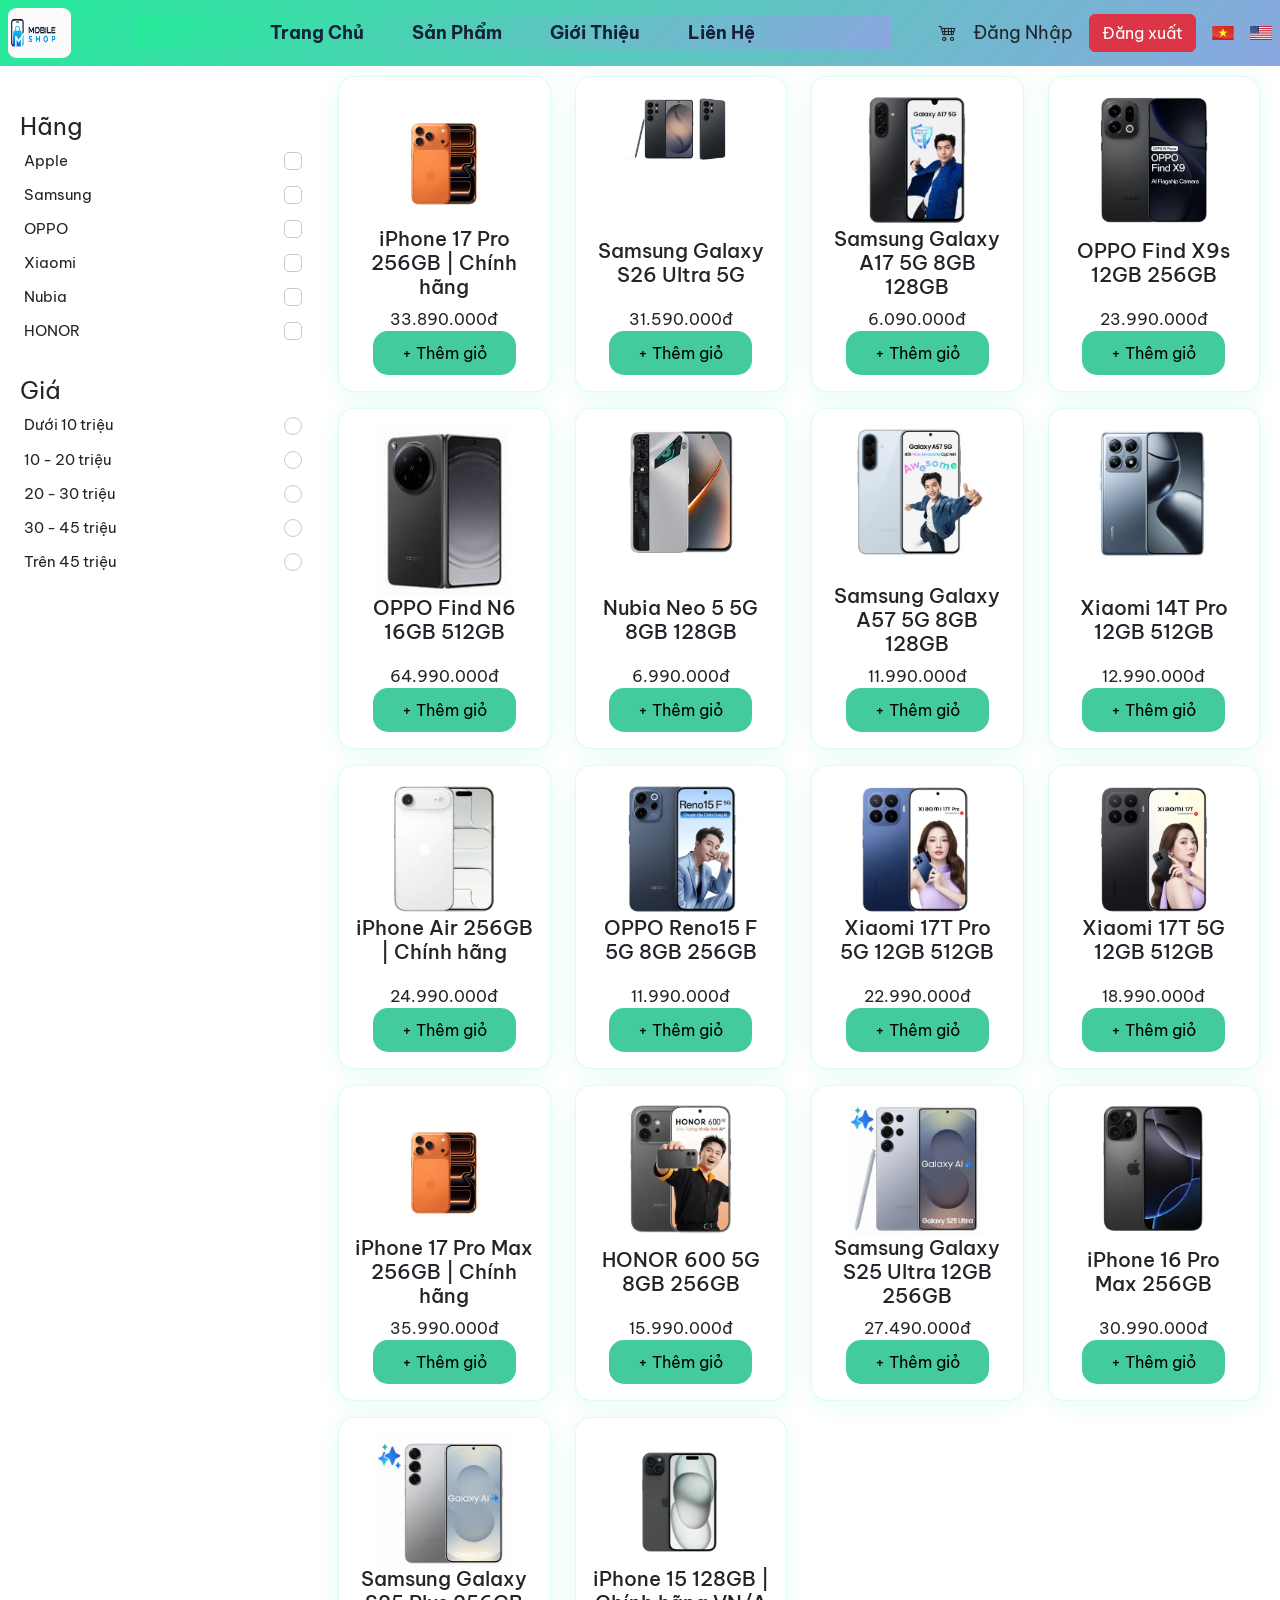
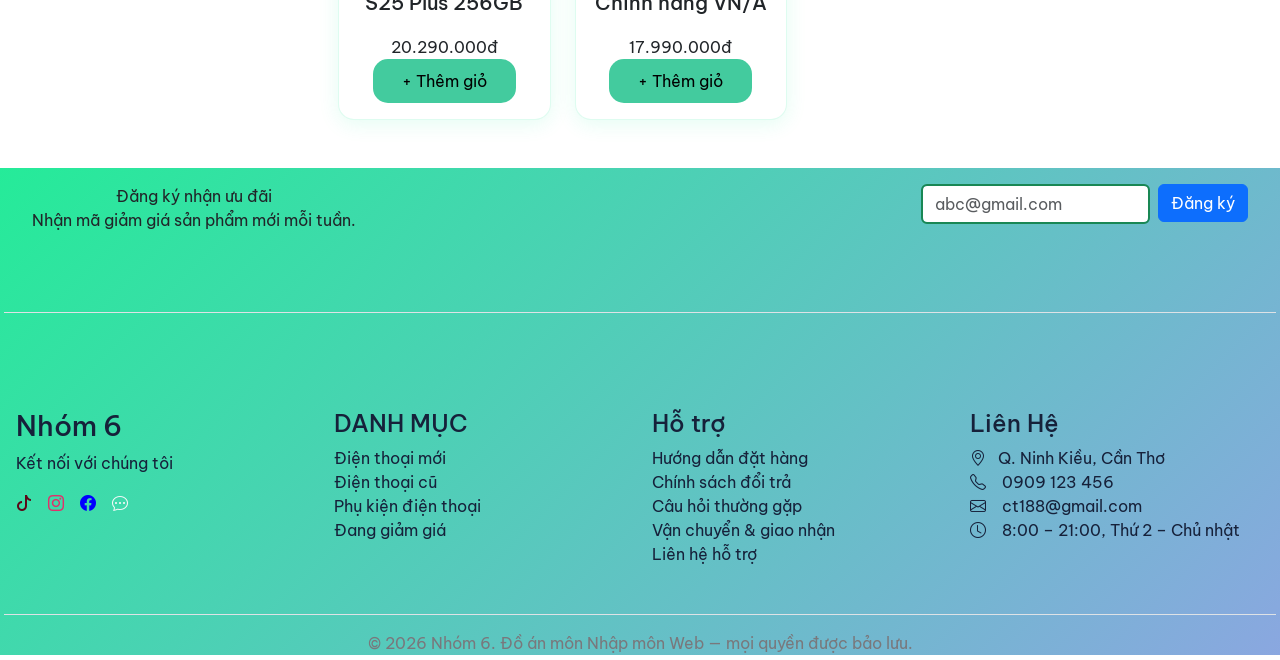
<file: src/SanPham/sanpham.html>
<!DOCTYPE html>
<html lang="en">
<head>
    <meta charset="UTF-8">
    <meta name="viewport" content="width=device-width, initial-scale=1.0">
    <title>Sản Phẩm</title>
    <link rel="shortcut icon" href="../../public/imgs/favicon_io/favicon-32x32.png" type="image/x-icon">
    <link rel="stylesheet" href="../../lib/bootstrap-5.3.8-dist/css/bootstrap.min.css">
    <link rel="stylesheet" href="../../public/css/root.css">
    <link rel="stylesheet" href="../../lib/bootstrap-icons-1.13.1/bootstrap-icons.min.css">
    <link rel="stylesheet" href="./sanpham.css">
    <script src="../../lib/bootstrap-5.3.8-dist/js/bootstrap.min.js"></script>

</head>
     <body>
     <div class="wrapper overflow-hidden">

     <header id="header" class="d-flex justify-content-between align-items-center bg-primary-app px-2 py-2">
        <div id="header_hamberger" class="d-md-none cursor-pointer text-navy fs-sm"><i class="bi bi-list"></i></div>
        <a href="../../index.html" id="header_logo" ><img src="../../public/imgs/mobile_shop_logo_full.png" class="" alt="" ></a>
          <nav id="navbar" class="d-flex z-100 py-1 flex-column position-fixed start-0 bottom-0  bg-primary-app bg-md-transparent fw-semibold
               top-0 end-50 transition translate-full-x  px-2  position-md-relative translateX-md-0 flex-md-grow-1">
          <div class="d-flex d-md-none justify-content-between align-items-center">
               <a href=""  id="nav_logo">
               <!-- <img src="./p" alt=""> -->
               </a>
               <span class="nav_close cursor-pointer fs-sm text-danger"><i class="bi bi-x"></i></span>
          </div>
          <div class="navbar_swpage d-flex flex-column bold mt-2 text-navy pt-2 gap-3 flex-md-row align-items-center pt-md-0 mt-md-0 fs-md  justify-content-between justify-content-md-center gap-md-5">
               <a href="../../index.html" class="d-md-block"><i class="bi px-1 bi-house d-md-none"></i><span  data-lang="nav.home" class="fw-bold"></span></a>

               <a href="../../src/SanPham/sanpham.html" class="d-flex gap-2" > <i class="bi bi-phone d-md-none"></i><span data-lang="nav.product" class="fw-bold">San Pham</span></a>
               <a href="../../src/GioiThieu/gioithieu.html" class="d-flex gap-2"><i class="bi bi-info-circle d-md-none"></i> <span data-lang="nav.about" class="fw-bold">Giới Thiệu</span></a>
               <a href="../../src/LienHe/lienhe.html" class="d-flex gap-2 pr-3"><i class="bi bi-telephone d-md-none"></i> <span data-lang="nav.contact" class="fw-bold">Liên Hệ</span></a>
          </div>
          </nav>
          <div class="header_action d-flex align-items-center gap-3 ms-5 ">
          <a href="../../src/giohang/giohang.html" class="header_action-cart fs-md "><i class="bi bi-cart4"></i></a>
          <a class="fs-md" id="username"></a>
          <a href="../../src/DangNhap/dangnhap.html" class="btn btn-danger" data-lang="nav.logout"></a>
          <div id="lang" class="d-flex gap-3">
               <img src="../../public/imgs/country/vn.png" alt="vn" tabindex="-1" id="btn_vn" role="button">
               <img src="../../public/imgs/country/us.png" alt="us" tabindex="-1" id="btn_us" role="button">
          </div>
          </div>
          <div id="overlay-placeholder" class="z-99 d-md-none"></div>
     </header>

          <main id="main" class="px-3">
          <div class="row">

               <div class="toast-container position-fixed top-0 end-0 p-3">
                    <!-- Toast của bootstrap dung de thong bao -->
                    <div id="cartToast" class="toast" role="alert" aria-live="assertive" aria-atomic="true">
                         <div id="toastHeader">
                              <strong class="me-auto" id="from"></strong>
                              <button type="button" class="btn-close" data-bs-dismiss="toast"></button>
                         </div>
                         <div class="toast-body" id="toastBody"></div>
                    </div>
               </div>

               <!-- data-bs-toggle="offcanvas" và data-bs-target="#filterOffcanvas" ản hiện phần tử có id filterOffcanvas -->
               <button class="btn btn-info d-xl-none mt-3" type="button" data-bs-toggle="offcanvas" data-bs-target="#filterOffcanvas" data-lang="product.filter.title">
               Bộ lọc
               </button>
          <!-- offcanvas-lg class của bootstrap, khi duoi lg sẽ hien duoi dang panel ẩn hiện có overlay -->
          <!-- offcanvas-start trược vào từ bên trái -->
          <!-- style="--bs-offcanvas-width: 80vw;" áp dụng kích thước với phần tử có offcanvas-lg  -->
               <div class="offcanvas-xl offcanvas-start col-xl-3 px-3" tabindex="-1" id="filterOffcanvas" style="--bs-offcanvas-width: 50vw;">
                    <div class="offcanvas-header d-xl-none">
                         <h5 class="offcanvas-title" data-lang="product.filter.title">Bộ lọc</h5>
                         <button type="button" class="btn-close" data-bs-toggle="offcanvas" data-bs-target="#filterOffcanvas"></button>
                    </div>
                    <div class="">
                         <form action="" id="filter_form">
                              <fieldset class="d-flex flex-column">
                                   <legend class="mb-0 pt-5" data-lang="product.filter.brand">Hãng</legend>
                                   <label class="brand-check">Apple
                                        <input type="checkbox" value="Apple" name="hang">
                                        <span class="checkmark"></span>
                                   </label>
                                   <label class="brand-check">Samsung
                                        <input type="checkbox" value="Samsung" name="hang">
                                        <span class="checkmark"></span>
                                   </label>
                                   <label class="brand-check">OPPO
                                        <input type="checkbox" value="OPPO" name="hang">
                                        <span class="checkmark"></span>
                                   </label>
                                   <label class="brand-check">Xiaomi
                                        <input type="checkbox" value="Xiaomi" name="hang">
                                        <span class="checkmark"></span>
                                   </label>
                                   <label class="brand-check">Nubia
                                        <input type="checkbox" value="Nubia" name="hang">
                                        <span class="checkmark"></span>
                                   </label>
                                   <label class="brand-check">HONOR
                                        <input type="checkbox" value="HONOR" name="hang">
                                        <span class="checkmark"></span>
                                   </label>
                              </fieldset>
                              <fieldset class="mt-4">
                                   <legend class="mb-0" data-lang="product.filter.price">Giá</legend>
                                   <label class="brand-check">
                                       <span data-lang="product.filter.priceUnder10"></span>
                                        <input type="radio" value="0-10000000" name="gia">
                                        <span class="radiomark"></span>
                                   </label>
                                   <label class="brand-check">
                                          <span data-lang="product.filter.price10to20"></span>
                                        <input type="radio" value="10000000-20000000" name="gia">
                                        <span class="radiomark"></span>
                                   </label>
                                   <label class="brand-check">
                                        <span data-lang="product.filter.price20to30"></span>
                                        <input type="radio" value="20000000-30000000" name="gia">
                                        <span class="radiomark"></span>
                                   </label>
                                   <label class="brand-check">
                                        <span data-lang="product.filter.price30to45"></span>
                                        <input type="radio" value="30000000-45000000" name="gia">
                                        <span class="radiomark"></span>
                                   </label>
                                   <label class="brand-check">
                                        <span data-lang="product.filter.priceOver45"></span>
                                        <input type="radio" value="45000000-999999999" name="gia">
                                        <span class="radiomark"></span>
                                   </label>
                              </fieldset>
                         </form>
                    </div>
               </div>

     <div id="container_products" class="px-3 col-xl-9">
     </div>

          </div>

          
          </main>
          
            <footer id="footer" class="px-3">
      <!-- Box Info -->
      <div class="modal fade" id="notifyModal" tabindex="-1" aria-labelledby="exampleModalLabel">
               <div class="modal-dialog">
                    <div class="modal-content">
                         <div class="modal-header">
                              <h1 class="modal-title fs-5" id="exampleModalLabel" data-lang="modal.title">Thông Báo</h1>
                              <button type="button" class="btn-close" data-bs-dismiss="modal" aria-label="Close"></button>
                         </div>
                         <div class="modal-body" data-lang="modal.body">Tài khoản của bạn đang được xét duyệt nhận ưu đãi !</div>
                         <div class="modal-footer">
                              <button type="button" class="btn btn-secondary" data-bs-dismiss="modal" data-lang="modal.close">Đóng</button>
                         </div>
                    </div>
               </div>
        </div>
   <!-- Signup -->
       <div id="signup" class="p-3  mt-5 d-flex justify-content-between flex-column gap-2 flex-lg-row">
          <div class="text-center">
            <span data-lang="signup.title">Đăng ký nhận ưu đãi</span>
            <p data-lang="signup.desc">Nhận mã giảm giá sản phẩm mới mỗi tuần.</p>
          </div>
          
            <div class="d-flex flex-column flex-lg-row align-items-start gap-2">
              <div class="d-flex flex-column flex-grow-1 w-100">
                <input 
                  type="email" 
                  name="box_email" 
                  id="box_email" 
                  class="form-control border-success border-2" 
                  required 
                  placeholder="abc@gmail.com"
                >
                <small id="email_error" class="text-danger mt-1"></small>
              </div>

              <button type="button" class="btn btn-primary text-nowrap" id="trigger" data-lang="signup.button">
                Đăng ký
              </button>
            </div>
       </div>
       <div class="row mt-5 py-5 border-top border-bottom text-navy">
     <section class="col-12 col-md-6 col-lg-3 mt-5">
        <h3 class="text-navy">Nhóm 6</h3>
        <p data-lang="talk.content"></p>
        <div class="d-flex gap-3">
            <li><a href="" class="text-tik" ><i class="bi bi-tiktok"></i></a></li>
            <li><a href="" class="text-insta"><i class="bi bi-instagram"></i></a></li>
            <li><a href="" class="text-blue"><i class="bi bi-facebook"></i></a></li>
            <li><a href="" class="text-light"><i class="bi bi-chat-dots"></i></a></li>
        </ul>
    </section>
    <section class="col-12 col-md-6 col-lg-3 mt-5">
        <h4  class="text-navy" data-lang="category.title">DANH MỤC</h4>
        <ul>
            <li data-lang="category.newPhone">Điện thoại mới</li>
            <li data-lang="category.oldPhone">Điện thoại cũ</li>
            <li data-lang="category.accessory">Phụ kiện điện thoại</li>
            <li data-lang="category.sale">Đang giảm giá</li>
        </ul>
    </section>
    <section class="col-12 col-md-6 col-lg-3 mt-5">
        <h4 class="text-navy" data-lang="support.title">Hỗ trợ</h4>
        <ul>
            <li data-lang="support.order">Hướng dẫn đặt hàng</li>
            <li data-lang="support.return">Chính sách đổi trả</li>
            <li data-lang="support.faq">Vận chuyển & giao nhận</li>
            <li data-lang="support.shipping">Câu hỏi thường gặp</li>
            <li data-lang="support.contactSupport">Liên hệ hỗ trợ</li>
        </ul>
    </section>
    <section class="col-12 col-md-6 col-lg-3 mt-5">
        <h4 class="text-navy" data-lang="contactf.title">Liên Hệ</h4>
        <ul>
            <li><i class="bi me-2 bi-geo-alt"></i> <span data-lang="contactf.address"></span></li>
            <li><i class="bi me-3 bi-telephone"></i><span data-lang="contactf.phone"></span></li>
            <li><i class="bi me-3 bi-envelope"></i><span data-lang="contactf.email"></span></li>
            <li><i class="bi me-3 bi-clock"></i><span data-lang="contactf.time"></span></li>
        </ul>
    </section>
       </div>
       <div class="mt-3 text-gray text-center" data-lang="copyright">&copy; 2026 Nhóm 6. Đồ án môn Nhập môn Web — mọi quyền được bảo lưu.</div>

    <!--  Tùy chọn hiển thị trên thiết bị di động -->
    <div id="bottom-placeholder" class="d-md-none fixed-bottom bg-primary-app border-top d-flex justify-content-around py-2">
        <a href="../../index.html" class="text-dark text-decoration-none text-center"><i class="bi bi-house d-block"></i><span class="small" data-lang="bottomNav.home">Trang chủ</span></a>
        <a href="../SanPham/sanpham.html" class="text-dark text-decoration-none text-center"><i class="bi bi-grid d-block"></i><span class="small" data-lang="bottomNav.category">Danh mục</span></a>
        <a href="../giohang/giohang.html" class="text-dark text-decoration-none text-center"><i class="bi bi-cart d-block"></i><span class="small" data-lang="bottomNav.cart">Giỏ hàng</span></a>
        <a href="#" class="text-dark text-decoration-none text-center"><i class="bi bi-person d-block"></i><span class="small" data-lang="bottomNav.account">Tài khoản</span></a>
    </div>
    </footer>

          <div id="bottom-placeholder" class=""></div>
     </div>     

     </body>
<script src="./sanpham.js"></script>
<script src="../../public/js/lang.js"></script>
<script src="../../public/js/root.js"></script>
</html>
</file>
<file: public/css/root.css>
/* Variable css */

:root {
  --gradient-primary: linear-gradient(135deg, #25eb99 0%, #8aa7e0 100%);
  --gradient-dark: linear-gradient(135deg, #1E3A8A 0%, #312E81 100%);
  --gradient-glow: linear-gradient(135deg, #3B82F6 0%, #6366F1 50%, #8B5CF6 100%);
  --text-primary:#2FE3A6;
  --text-on-gradient: #16213a;
}

/* Background Color */

.bg-primary-app{
    background: var(--gradient-primary);
    /* background-color: #30e3a6; */
}

/* Font -family */
@font-face {
    font-family: 'Be Vietnam Pro';
    src: url('../../lib/Be_Vietnam_Pro/BeVietnamPro-Regular.ttf') format('truetype');
    font-weight: 400;
    font-style: normal;
}

@font-face {
    font-family: 'Be Vietnam Pro';
    src: url('../../lib/Be_Vietnam_Pro/BeVietnamPro-Medium.ttf') format('truetype');
    font-weight: 500;
    font-style: normal;
}

@font-face {
    font-family: 'Be Vietnam Pro';
    src: url('../../lib/Be_Vietnam_Pro/BeVietnamPro-Bold.ttf') format('truetype');
    font-weight: 700;
    font-style: normal;
}
/* ---Generic--- */
body {
    font-family: "Be Vietnam Pro", sans-serif;
}

a{
    text-decoration: none !important;
    color: inherit;
}
ul{
    padding: 0;
    margin: 0;
}
li{
    list-style: none;
}
/* ------------Header-------------- */
#header_logo{
    flex-basis: 42%;
    max-height: 60px;
}

#header_logo img{
    border-radius: 15%;
    width: 50%;
    height: 50px;
}

@media (min-width:768px){
    #header_logo{
        flex-basis: 10%;
        max-height: 60px;
    }
}

@media (min-width:800px){
    #header_logo{
        flex-basis: 20%;
        max-height: 60px;
    }
}

@media (min-width:1000px){
    #header_logo{
        flex-basis: 10%;
        max-height: 60px;
    }
}

.wrapper{
  overflow: hidden;
}
#header{
    position: fixed;
    top: 0;
    left: 0;
    right: 0;
    z-index: 100;
}
#main{
    margin-top: 60px;
}

footer{
  margin: 5px 0;
  background: var(--gradient-primary);
}
#bottom-placeholder{
    margin-top: 60px;
}
/* Tranfrom */
.translate-full-x { 
    transform: translateX(-100vw);
 }

.translate-0-x{
    transform: translateX(0);
}

/* Cursor */
.cursor-pointer{
    cursor: pointer;
}

/* -----wrapper-------- */
.wrapper{
    /* padding-left: 12px;
    padding-right: 12px; */
    /* padding-top: 4px; */
}

/* Transition */
.transition{
    transition: all 0.3s ease-in-out;
}

/* Overlay */
.overlay {
    position: fixed;
    inset: 0;
    z-index: 99;
    background: rgba(13, 20, 27, 0.6);
}

/* Z-index */
.z-100{
    z-index: 100;
}

.z-99{
    z-index: 99;
}
/* --------------Font size mobile ----------*/
.fs-sm{
    font-size: 2rem;
}

.fs-esm{
    font-size: 0.8rem;
  }

/* ---Text Color--- */
.text-primary-app{
    color: var(--text-primary);
}
.text-gray{
    color: #79787c;
}
  /* text-color */
  .text-blue{
    color: blue !important;
  }
  .text-insta{
    color: #E1306C;   
  }
  .text-tik{
    color: #5c0718; 
  }

  .text-navy{
    color: var(--text-on-gradient) !important;
  }

/* Font weight */
.bold{
    font-weight: 500;
}
.ex-bold{
    font-weight: 700;
}

/* ---Position---- */
.top-80{
    top: 80%;
}


/* Padding */
.py-6{
    padding-top: 24px;
    padding-bottom: 24px;
}
/* Margin */
.ms-40{
    margin-left: 40%;
}


/* Sizing */
.h-500{
    height: 150px;
}

/*  */
 /* bg-color */
  .bg-md-transparent{
    background-color: unset !important;
  }

  .bg-gray{
    background-color: rgba(118, 116, 116, 0.83) !important;
  }

  .bg-green{
    background-color: rgb(109, 219, 164) !important;
  }


  /*Flex  */
  .gap-15{
    gap: 60px;
  }



/* -------Product------  */
.product_card {
  background: #ffffff;
  border-radius: 16px;
  padding: 16px;
  box-shadow: 0 4px 20px rgba(37, 235, 153, 0.12);
  border: 1px solid rgba(37, 235, 153, 0.15);
  transition: transform 0.25s ease, box-shadow 0.25s ease;
}

.product_card:hover {
  transform: translateY(-4px);
  box-shadow: 0 10px 58px rgba(8, 60, 142, 0.2);
  border-color: transparent;
}
.product_card:hover{
  transform: scale(1.03);
  box-shadow: 0 8px 28px rgba(59, 130, 246, 0.2);
  border-color: transparent;
}

.product_card + .product_card{
  margin-top: 10px;
}

.product-title{
  min-height: 60px;
}
.buy_btn{
  width: 80%;
  padding: 10px;
  border: none;
  border-radius: 15px;
  outline: none;
  background: #43cb9e;
}
/* -------Responsive------------- */

@media (min-width:650px){
    .fs-mid{
    font-size: 1.0rem;
    }

    .flex-mid-col{
        flex-direction: column;
    }
    .d-mid-none{
        display: none !important;
    }

}


@media (min-width: 768px) {
  .position-md-static {
    position: static !important;
  }

  .position-md-fixed {
    position: fixed !important;
  }

  .position-md-relative{
        position: relative !important;
    }

    /* translate */
  .translateX-md-0{
    transform: translateX(0) !important;
  }

  .w-md-100{
    width: 100% !important;
  }

 
  /* -----Wrapper */
  .wrapper{
    /* padding: 10px 15px; */

  }
  /* Font size > mobile */
  .fs-md{
    font-size: 1.1rem;
  }
    #bottom-placeholder{
    margin: 0;
  }
  
}



@media (min-width: 992px) {
  .position-lg-fixed {
    position: fixed !important;
  }

}
</file>
<file: src/DangKy/dangky.css>
* {
    box-sizing: border-box;
}

html,
body {
    width: 100%;
    min-height: 100%;
    margin: 0;
    padding: 0;
}

body {
    background: #f5f7fb;
}

/* Page Layout */
.auth-page {
    width: 100%;
    min-height: calc(100vh - 120px);
    display: flex;
    align-items: center;
    justify-content: center;
    padding: 40px 20px;
}

/* Card Wrapper */
.auth-card {
    width: 100%;
    max-width: 500px;
    background: #ffffff;
    border-radius: 18px;
    padding: 35px;
    box-shadow: 0 10px 35px rgba(0, 0, 0, 0.10);
}

           #logo{
            max-width: 50%;
            margin: 0 auto;
        }
            #logo img{
                width: 100%;
            }

/* Headers */
.auth-title {
    text-align: center;
    font-size: 28px;
    font-weight: 700;
    margin-bottom: 8px;
}

.auth-subtitle {
    text-align: center;
    color: #6c757d;
    font-size: 15px;
    margin-bottom: 25px;
}

/* Form Fields */
.auth-label {
    display: block;
    font-weight: 600;
    margin-bottom: 7px;
}

.auth-input {
    width: 100%;
    height: 48px;
    border-radius: 10px;
    font-size: 15px;
}

.auth-input:focus {
    border-color: #0d6efd;
    box-shadow: none;
}

/* Password Toggle Box */
.password-box {
    position: relative;
    width: 100%;
}

.password-box input {
    padding-right: 48px;
}

.toggle-password {
    position: absolute;
    right: 10px;
    top: 50%;
    transform: translateY(-50%);
    width: 35px;
    height: 35px;
    border: none;
    background: transparent;
    color: #6c757d;
    cursor: pointer;
}

/* Action Button */
.auth-btn {
    width: 100%;
    min-height: 48px;
    border-radius: 10px;
    font-weight: 600;
    font-size: 16px;
}

/* Divider & Third Party Login */
.divider {
    display: flex;
    align-items: center;
    gap: 12px;
    margin: 22px 0;
    color: #6c757d;
    font-size: 14px;
}

.divider::before,
.divider::after {
    content: "";
    flex: 1;
    height: 1px;
    background: #dee2e6;
}

.google-area {
    width: 100%;
    display: flex;
    justify-content: center;
    overflow: hidden;
}

#googleRegisterButton {
    max-width: 100%;
}

/* Navigation Links */
.login-link {
    text-align: center;
    margin-top: 20px;
    color: #6c757d;
    font-size: 15px;
}

.login-link a {
    color: #0d6efd;
    font-weight: 600;
    text-decoration: none;
}

.login-link a:hover {
    text-decoration: underline;
}

.home-link {
    text-align: center;
    margin-top: 15px;
}

.home-link a {
    color: #6c757d;
    text-decoration: none;
}

.home-link a:hover {
    color: #0d6efd;
}

/* Feedback Messages */
.auth-message {
    display: none;
    width: 100%;
    padding: 11px 13px;
    border-radius: 8px;
    margin-bottom: 15px;
    font-size: 14px;
    word-break: break-word;
}

.auth-message.error {
    display: block;
    color: #842029;
    background: #f8d7da;
    border: 1px solid #f5c2c7;
}

.auth-message.success {
    display: block;
    color: #0f5132;
    background: #d1e7dd;
    border: 1px solid #badbcc;
}

/* Responsive Queries */
@media (min-width: 577px) and (max-width: 991px) {
    .auth-page {
        padding: 35px 25px;
    }

    .auth-card {
        max-width: 520px;
        padding: 32px;
    }
}

@media (max-width: 576px) {
    .auth-page {
        min-height: calc(100vh - 100px);
        padding: 25px 14px;
        align-items: flex-start;
    }

    .auth-card {
        max-width: 100%;
        padding: 25px 18px;
        border-radius: 14px;
        box-shadow: 0 5px 20px rgba(0, 0, 0, 0.08);
    }

    .auth-title {
        font-size: 24px;
    }

    .auth-subtitle {
        font-size: 14px;
        margin-bottom: 20px;
    }

    .auth-label {
        font-size: 14px;
    }

    .auth-input {
        height: 46px;
        font-size: 14px;
    }

    .auth-btn {
        min-height: 46px;
        font-size: 15px;
    }

    .login-link,
    .home-link {
        font-size: 14px;
    }
}

@media (max-width: 375px) {
    .auth-page {
        padding: 18px 10px;
    }

    .auth-card {
        padding: 22px 14px;
    }

    .auth-title {
        font-size: 22px;
    }

    .auth-subtitle,
    .form-check-label {
        font-size: 13px;
    }
}

@media (min-width: 1200px) {
    .auth-card {
        max-width: 520px;
        padding: 40px;
    }

    .auth-title {
        font-size: 30px;
    }
}
</file>
<file: src/DangNhap/dangnhap.css>
* {
    box-sizing: border-box;
}

html,
body {
    width: 100%;
    min-height: 100%;
    margin: 0;
    padding: 0;
}


body {
    background: #f5f7fb;
}
           #logo{
            max-width: 50%;
            margin: 0 auto;
        }
            #logo img{
                width: 100%;
            }

/* Page Layout */
.auth-page {
    width: 100%;
    min-height: calc(100vh - 120px);
    display: flex;
    align-items: center;
    justify-content: center;
    padding: 40px 20px;
}

/* Card Wrapper */
.auth-card {
    width: 100%;
    max-width: 460px;
    background: #ffffff;
    border-radius: 18px;
    padding: 35px;
    box-shadow: 0 10px 35px rgba(0, 0, 0, 0.10);
}

/* Headers */
.auth-title {
    text-align: center;
    font-size: 28px;
    font-weight: 700;
    margin-bottom: 8px;
}

.auth-subtitle {
    text-align: center;
    color: #6c757d;
    font-size: 15px;
    margin-bottom: 25px;
}

/* Form Fields */
.auth-label {
    display: block;
    font-weight: 600;
    margin-bottom: 7px;
}

.auth-input {
    width: 100%;
    height: 48px;
    border-radius: 10px;
    font-size: 15px;
}

.auth-input:focus {
    border-color: #0d6efd;
    box-shadow: none;
}

/* Password Toggle Box */
.password-box {
    position: relative;
    width: 100%;
}

.password-box input {
    padding-right: 48px;
}

.toggle-password {
    position: absolute;
    right: 10px;
    top: 50%;
    transform: translateY(-50%);
    width: 35px;
    height: 35px;
    border: none;
    background: transparent;
    color: #6c757d;
    cursor: pointer;
}

/* Action Button */
.auth-btn {
    width: 100%;
    min-height: 48px;
    border-radius: 10px;
    font-weight: 600;
    font-size: 16px;
}

/* Divider & Third Party Login */
.divider {
    display: flex;
    align-items: center;
    gap: 12px;
    margin: 22px 0;
    color: #6c757d;
    font-size: 14px;
}

.divider::before,
.divider::after {
    content: "";
    flex: 1;
    height: 1px;
    background: #dee2e6;
}

.google-area {
    width: 100%;
    display: flex;
    justify-content: center;
    overflow: hidden;
}

#googleLoginButton {
    max-width: 100%;
}

/* Navigation Links */
.register-link {
    text-align: center;
    margin-top: 20px;
    color: #6c757d;
    font-size: 15px;
}

.register-link a {
    color: #0d6efd;
    font-weight: 600;
    text-decoration: none;
}

.register-link a:hover {
    text-decoration: underline;
}

.home-link {
    text-align: center;
    margin-top: 15px;
}

.home-link a {
    color: #6c757d;
    text-decoration: none;
}

.home-link a:hover {
    color: #0d6efd;
}

/* Feedback Messages */
.auth-message {
    display: none;
    width: 100%;
    padding: 11px 13px;
    border-radius: 8px;
    margin-bottom: 15px;
    font-size: 14px;
    word-break: break-word;
}

.auth-message.error {
    display: block;
    color: #842029;
    background: #f8d7da;
    border: 1px solid #f5c2c7;
}

.auth-message.success {
    display: block;
    color: #0f5132;
    background: #d1e7dd;
    border: 1px solid #badbcc;
}

/* Responsive Queries */
@media (min-width: 577px) and (max-width: 991px) {
    .auth-page {
        padding: 35px 25px;
    }

    .auth-card {
        max-width: 480px;
        padding: 32px;
    }
}

@media (max-width: 576px) {
    .auth-page {
        min-height: calc(100vh - 100px);
        padding: 25px 14px;
        align-items: flex-start;
    }

    .auth-card {
        max-width: 100%;
        padding: 25px 18px;
        border-radius: 14px;
        box-shadow: 0 5px 20px rgba(0, 0, 0, 0.08);
    }

    .auth-title {
        font-size: 24px;
    }

    .auth-subtitle {
        font-size: 14px;
        margin-bottom: 20px;
    }

    .auth-label {
        font-size: 14px;
    }

    .auth-input {
        height: 46px;
        font-size: 14px;
    }

    .auth-btn {
        min-height: 46px;
        font-size: 15px;
    }

    .register-link,
    .home-link {
        font-size: 14px;
    }
}

@media (max-width: 375px) {
    .auth-page {
        padding: 18px 10px;
    }

    .auth-card {
        padding: 22px 14px;
    }

    .auth-title {
        font-size: 22px;
    }

    .auth-subtitle,
    .form-check-label {
        font-size: 13px;
    }
}

@media (min-width: 1200px) {
    .auth-card {
        max-width: 480px;
        padding: 40px;
    }

    .auth-title {
        font-size: 30px;
    }
}
</file>
<file: src/giohang/giohang.css>
* {
    box-sizing: border-box;
}

body {
    margin: 0;
    background: #fff;
    color: #06100c;
    font-family: Arial, Helvetica, sans-serif;
}

.cart-page {
    max-width: 1475px;
    padding: 50px 40px 70px;
}
.cart-item {
    min-height: 140px;
    display: flex;
    align-items: center;
    gap: 20px;
    padding: 18px 0;
    border-bottom: 1px solid #e1e5ea;
}

.product-img {
    width: 94px;
    height: 94px;
    flex: 0 0 94px;

    display: flex;
    align-items: center;
    justify-content: center;

    background: #f8f9fa;
    border: 1px solid #e5e7eb;
    border-radius: 17px;
    overflow: hidden;
}

.product-img img {
    width: 78px;
    height: 78px;
    object-fit: contain;
}

.product-info {
    flex: 1 1 auto;
    min-width: 0;
}

.product-info h2 {
    margin: 0 0 8px;
    font-size: 17px;
    font-weight: 700;
}

.price-red {
    font-size: 21px;
    font-weight: 700;
    white-space: nowrap;
}

/* =========================
   SỐ LƯỢNG
========================= */

.quantity {
    width: 108px;
    height: 38px;
    flex: 0 0 108px;

    display: flex;
    align-items: center;

    border: 1px solid #06100c;
    border-radius: 30px;
    overflow: hidden;
}

.quantity button {
    width: 34px;
    height: 100%;
    flex-shrink: 0;

    border: 0;
    background: transparent;
    color: #06100c;

    cursor: pointer;
}

.quantity button:hover {
    color: #20c993;
}

.quantity span {
    flex: 1;
    text-align: center;
    font-weight: 600;
}

/* =========================
   NÚT XÓA
========================= */

.delete-btn {
    width: 44px;
    height: 44px;
    flex: 0 0 44px;

    display: flex;
    align-items: center;
    justify-content: center;

    padding: 0;
    margin: 0;

    border: 0;
    background: transparent;

    color: #06100c;
    cursor: pointer;
}

.delete-btn i {
    display: block;
    font-size: 21px;
    line-height: 1;
}

.delete-btn:hover {
    color: #ff5d5d;
}

.delete-btn:active {
    transform: scale(0.9);
}

/* =========================
   TÓM TẮT
========================= */

.order-summary {
    background: #f5f5f5;
}

.pay-btn {
    height: 54px;
    background: #2cdda5 !important;
    color: #06100c !important;
    border: 0;
}

.pay-btn:hover {
    background: #20c993 !important;
}

/* =========================
   MOBILE
========================= */

@media (max-width: 600px) {

    .cart-page {
        padding: 25px 15px 40px;
    }

    .cart-item {
        gap: 10px;
    }

    .product-img {
        width: 70px;
        height: 70px;
        flex-basis: 70px;
    }

    .product-img img {
        width: 55px;
        height: 55px;
    }

    .product-info h2 {
        font-size: 14px;
    }

    .price-red {
        font-size: 16px;
    }

    .quantity {
        width: 85px;
        height: 34px;
        flex-basis: 85px;
    }

    .quantity button {
        width: 27px;
    }

    .delete-btn {
        width: 36px;
        height: 36px;
        flex-basis: 36px;
    }

    .delete-btn i {
        font-size: 18px;
    }
}
</file>
<file: src/LienHe/lienhe.css>
/*Nền trang sáng & chữ tối */
body {
    background-color: #f8fafc; 
    color: #16213a;
    margin: 0;
}


main {
    margin-top: 120px; 
    padding-bottom: 80px; 
}

@media (min-width: 768px) {
    main {
        margin-top: 80px; 
        padding-bottom: 0;
    }
}

/* Ghi đè các class chữ sáng của Bootstrap trong HTML sang màu tối */
main .text-light,
main .text-white,
main h3.text-white {
    color: #16213a !important;
}

main .text-white-50,
main .text-secondary {
    color: #64748b !important;
}

/* --- Breadcrumb --- */
.breadcrumb-item a {
    color: #64748b !important;
}

.breadcrumb-item.text-light {
    color: #0f172a !important;
    font-weight: 600;
}

.breadcrumb-item + .breadcrumb-item::before {
    color: #94a3b8;
}

/* --- Định dạng chữ --- */
.label-title {
    font-family: 'Space Grotesk', sans-serif;
    font-size: 0.75rem;
    letter-spacing: 1px;
    font-weight: 600;
}

.body-text {
    font-family: 'Inter', sans-serif;
    font-size: 0.95rem;
}

.mono-text {
    font-family: 'JetBrains Mono', sans-serif;
    font-size: 0.95rem;
    color: #16213a;
}

.text-success-app {
    background: var(--gradient-primary);
    -webkit-background-clip: text;
    background-clip: text;
    -webkit-text-fill-color: transparent;
    display: inline-block;
}

/* --- Khối Thông Tin Liên Hệ --- */
.contact-info-wrap {
    background-color: #ffffff;
    padding: 2rem;
    border-radius: 16px;
    border: 1px solid rgba(37, 235, 153, 0.2);
    box-shadow: 0 4px 15px rgba(37, 235, 153, 0.08);
}

.value-icon {
    width: 40px;
    height: 40px;
    background-color: rgba(37, 235, 153, 0.15); 
    display: flex;
    align-items: center;
    justify-content: center;
    border-radius: 10px;
}

.value-icon i {
    color: #059669 !important;
}

/* --- Khối Bản Đồ --- */
.map-placeholder {
    border: 1px solid rgba(37, 235, 153, 0.2);
    box-shadow: 0 4px 15px rgba(37, 235, 153, 0.08);
    transition: transform 0.3s ease;
}

.map-placeholder img {
    display: block;
    max-height: 240px;
}

.map-placeholder:hover {
    transform: translateY(-2px);
}

/* --- Khối Form Nhập Liệu --- */
.value-card {
    background-color: #ffffff;
    border: 1px solid rgba(37, 235, 153, 0.2);
    box-shadow: 0 4px 15px rgba(37, 235, 153, 0.08);
}

.form-control {
    background-color: #ffffff !important;
    border: 1px solid #cbd5e1 !important;
    color: #16213a !important;
    border-radius: 8px;
    padding: 12px 16px;
    transition: all 0.2s ease-in-out;
}

.form-control:focus {
    border-color: #25eb99 !important;
    box-shadow: 0 0 0 3px rgba(37, 235, 153, 0.2) !important;
    outline: none;
}

.form-control::placeholder {
    color: #94a3b8;
    font-size: 0.9rem;
}

/* --- Nút Bấm --- */
.btn-cta {
    background: var(--gradient-primary); 
    color: #16213a !important;
    border: none;
    border-radius: 12px; 
    font-family: 'Space Grotesk', sans-serif;
    letter-spacing: 0.5px;
    font-weight: 700;
    transition: all 0.2s ease;
}

.btn-cta:hover {
    background: #1fca82;
    transform: translateY(-2px);
    box-shadow: 0 4px 12px rgba(37, 235, 153, 0.25);
}

.btn-cta:active {
    transform: translateY(0);
}

/* Xử lý Autofill trình duyệt giữ nguyên nền trắng */
input:-webkit-autofill,
input:-webkit-autofill:hover, 
input:-webkit-autofill:focus,
textarea:-webkit-autofill,
textarea:-webkit-autofill:hover,
textarea:-webkit-autofill:focus {
    -webkit-text-fill-color: #16213a !important;
    -webkit-box-shadow: 0 0 0px 1000px #ffffff inset !important;
    transition: background-color 5000s ease-in-out 0s;
}
</file>
<file: src/SanPham/sanpham.css>
/* sytle check box hang */
.brand-check{
  position:relative;
  display:flex;
  justify-content:space-between;
  align-items:center;
  padding:6px 4px;
  cursor:pointer;
  user-select:none;
  font-size:0.92rem;
}
.brand-check input{
  position:absolute;
  opacity:0;
  cursor:pointer;
}
.checkmark{
  width:18px; height:18px;
  border:1.5px solid #c9c9c9;
  border-radius:5px;
  flex-shrink:0;
  transition:all .15s ease;
  position:relative;
}
.brand-check input:checked ~ .checkmark{
  background:#fff;
  border-color:#25eb99;
}
.brand-check input:checked ~ .checkmark::after{
  content:"";
  position:absolute;
  left:5px; top:1px;
  width:5px; height:10px;
  border:solid #25eb99;
  border-width:0 3px 3px 0;
  transform:rotate(45deg);
}

/* style input radio gia */
.brand-check{
  position:relative;
  display:flex;
  justify-content:space-between;
  align-items:center;
  padding:6px 4px;
  cursor:pointer;
  user-select:none;
  font-size:0.92rem;
}
.brand-check input{
  position:absolute;
  opacity:0;
  cursor:pointer;
}
.radiomark{
  width:18px; height:18px;
  border:1.5px solid #c9c9c9;
  border-radius:50%; /* tròn thay vì bo góc */
  flex-shrink:0;
  transition:all .15s ease;
  position:relative;
}
.brand-check input:checked ~ .radiomark{
  border-color:#25eb99;
}
.brand-check input:checked ~ .radiomark::after{
  content:"";
  position:absolute;
  top:3px; left:3px;
  width:10px; height:10px;
  border-radius:50%;
  background:#25eb99;
}
</file>
